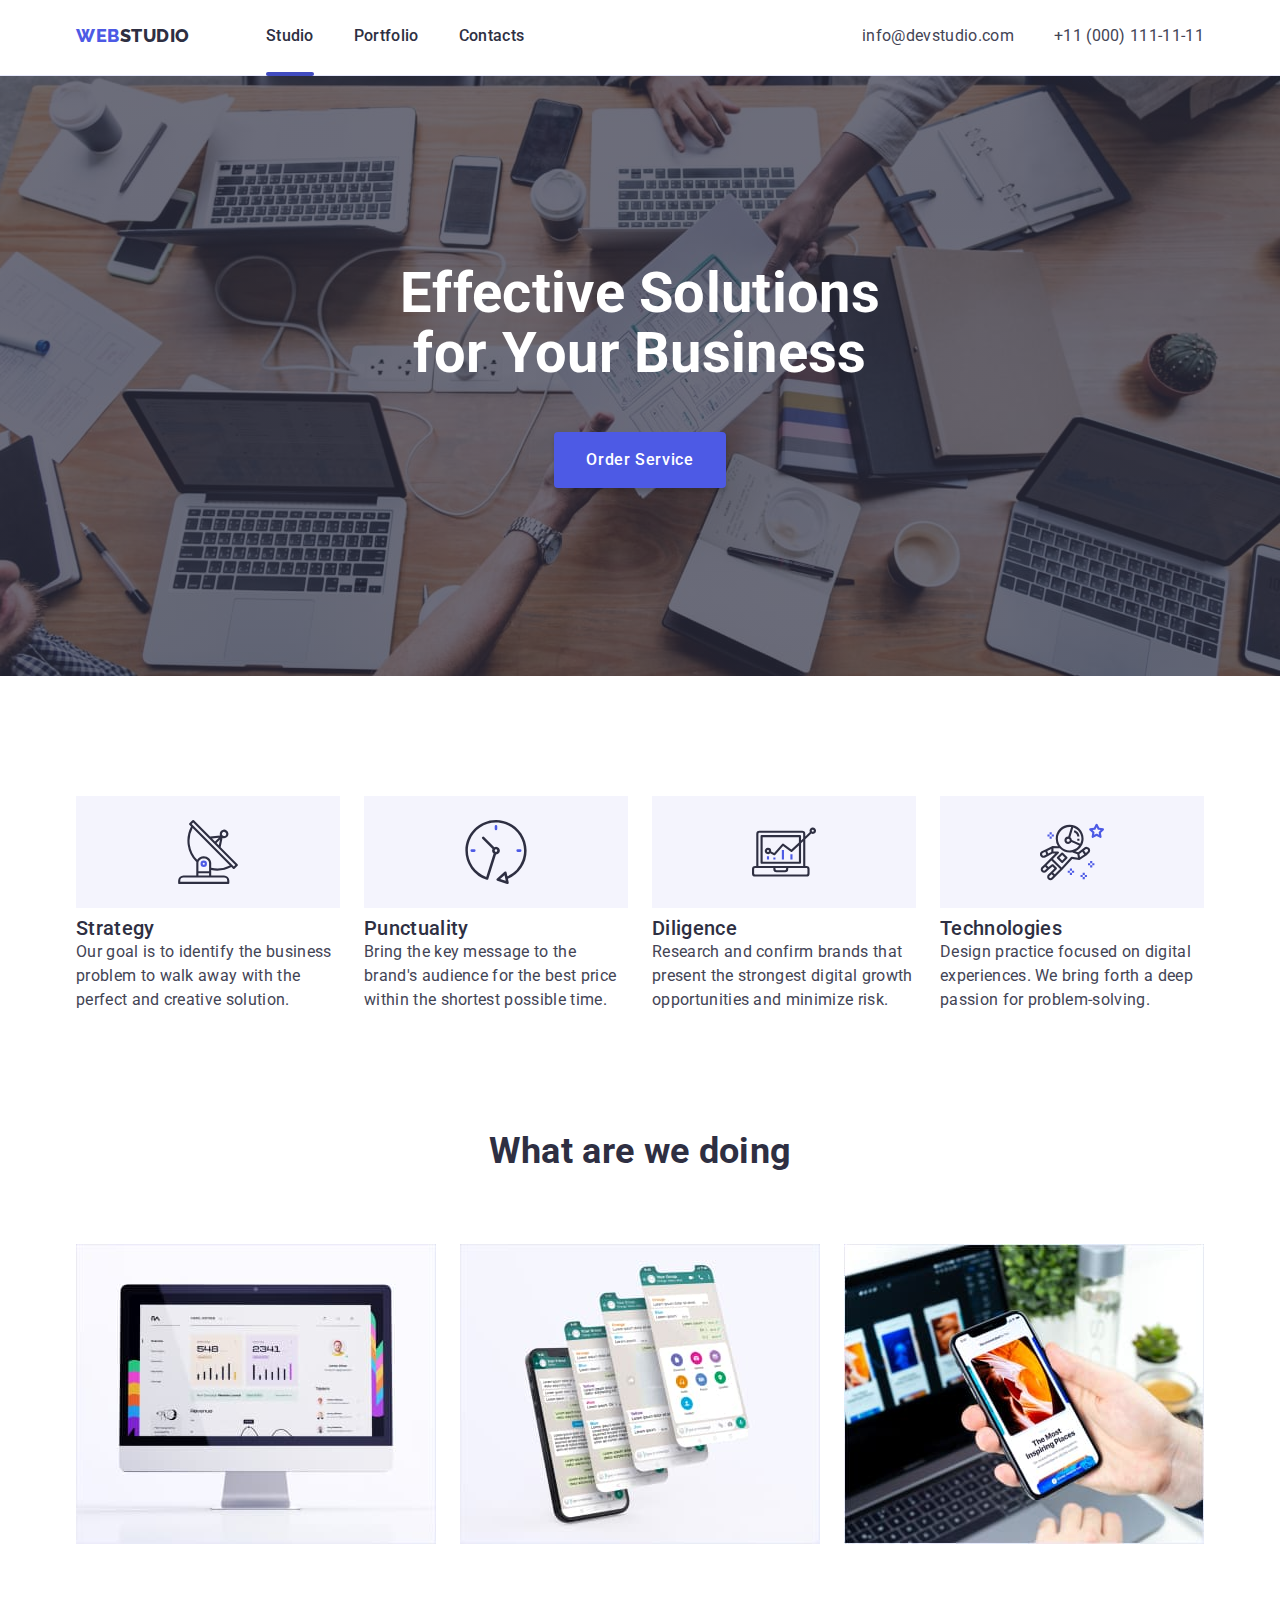
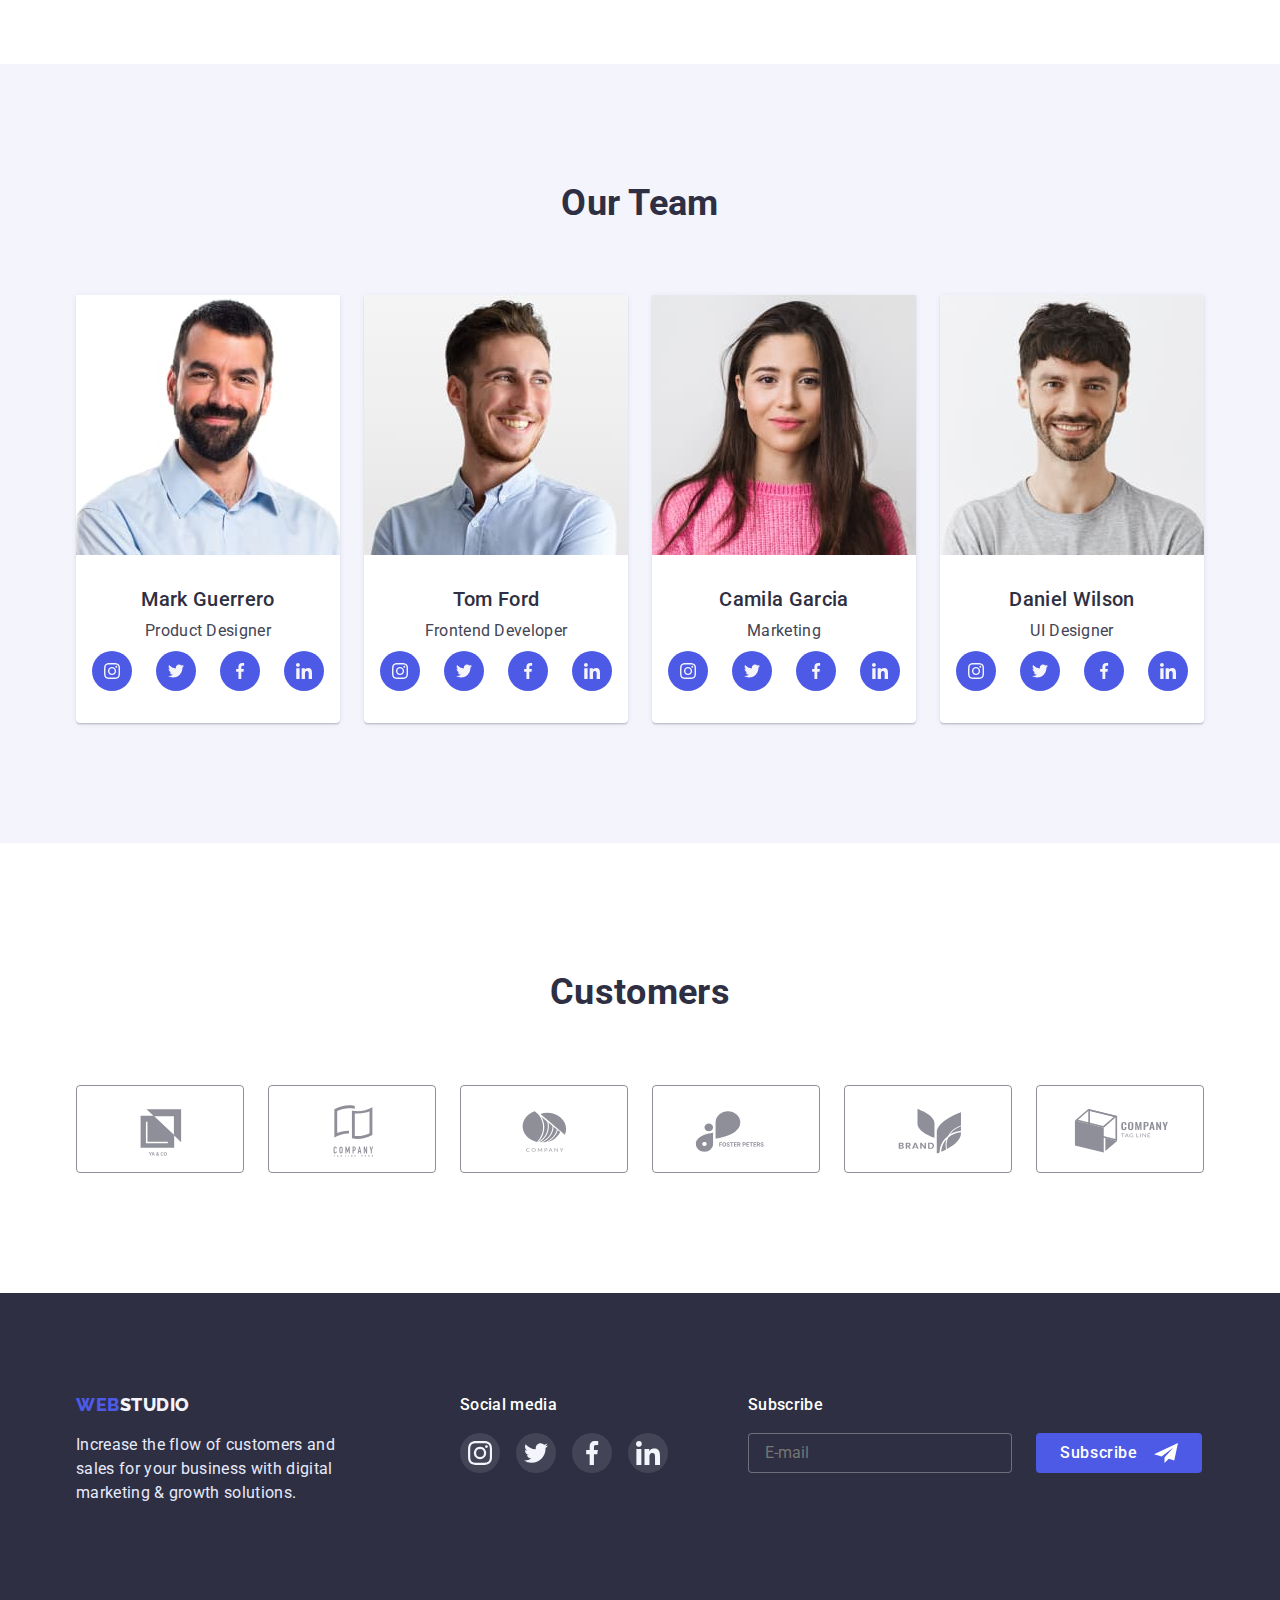
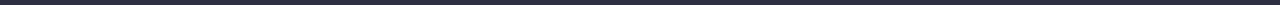
<file: index.html>
<!DOCTYPE html>
<html lang="en">
  <head>
    <meta charset="UTF-8" lang="en" />
    <title>Web Studio</title>
    <link
      href="https://cdnjs.cloudflare.com/ajax/libs/modern-normalize/1.0.0/modern-normalize.min.css"
      rel="stylesheet"
    />
    <link href="https://fonts.googleapis.com" rel="preconnect" />
    <link href="https://fonts.gstatic.com" rel="preconnect" crossorigin />
    <link
      href="https://fonts.googleapis.com/css2?family=Raleway:wght@800&family=Roboto:wght@400;500;700;900&display=swap"
      rel="stylesheet"
    />
    <link href="./css/styles.css" rel="stylesheet" />
  </head>

  <body>
    <header class="section page-header">
      <div class="container flex-header">
        <a class="logo" href="index.html"
          >WEB<span class="header-logo">STUDIO</span></a
        >
        <nav class="main-nav">
          <ul class="nav-menu list">
            <li class="list-item">
              <a class="nav-link current-page" href="index.html">Studio</a>
            </li>
            <li class="list-item">
              <a class="nav-link" href="portfolio.html">Portfolio</a>
            </li>
            <li class="list-item"><a class="nav-link" href>Contacts</a></li>
          </ul>
        </nav>
        <ul class="contacts list">
          <li class="list-item">
            <a class="contact-link link" href="mailto:info@devstudio.com"
              >info@devstudio.com</a
            >
          </li>
          <li class="list-item">
            <a class="contact-link link" href="tel:+110001111111"
              >+11 (000) 111-11-11</a
            >
          </li>
        </ul>
      </div>
    </header>
    <main>
      <section class="section hero">
        <div class="container hero-main">
          <h1 class="hero-title">Effective Solutions for Your Business</h1>
          <button class="hero-button button" data-modal-open type="button">
            Order Service
          </button>
          <div class="backdrop is-hidden" data-modal>
            <div class="modal">
              <h2 class="feedback-title" id="feedback-header">
                Leave your contacts and we will call you back
              </h2>
              <form class="feedback-form">
                <div class="form-field">
                  <input
                    class="feedback-input"
                    id="username"
                    name="username"
                    type="text"
                    required
                  />
                  <label class="feedback-label" for="username">Name</label>
                  <svg class="feedback-icon">
                    <use href="./images/icons.svg#icon-person-input"></use>
                  </svg>
                </div>
                <div class="form-field">
                  <input
                    class="feedback-input"
                    id="phone"
                    name="phone"
                    type="tel"
                    required
                  />
                  <label class="feedback-label" for="phone">Phone</label>
                  <svg class="feedback-icon">
                    <use href="./images/icons.svg#icon-phone-input"></use>
                  </svg>
                </div>
                <div class="form-field">
                  <input
                    class="feedback-input"
                    id="email"
                    name="email"
                    type="email"
                    required
                  />
                  <label class="feedback-label" for="email">Email</label>
                  <svg class="feedback-icon">
                    <use href="./images/icons.svg#icon-email-input"></use>
                  </svg>
                </div>
                <div class="form-field">
                  <textarea
                    class="feedback-input"
                    id="comment"
                    name="comment"
                    placeholder="Text input"
                  ></textarea>
                  <label class="feedback-label" for="comment">Comment</label>
                </div>
                <div class="agreement-field">
                  <label class="agreement-checkbox" for="user-agreement">
                    <input
                      class="agreement-input"
                      id="user-agreement"
                      name="user-agreement"
                      type="checkbox"
                      value="accept"
                      required
                    />
                    <span class="checkbox-icon"></span>
                    <span class="label-text"
                      >I accept the terms and conditions of the
                      <a href="">Privacy Policy</a></span
                    >
                  </label>
                </div>
                <button class="button feedback-button" type="submit">
                  Send
                </button>
              </form>
              <button class="modal-button" data-modal-close type="button">
                <svg class="modal-icon">
                  <use href="./images/icons.svg#close-cross"></use>
                </svg>
              </button>
            </div>
          </div>
        </div>
      </section>
      <section class="section key-values">
        <div class="container">
          <h2 class="visually-hidden">Our Key Values</h2>
          <ul class="list flex-values">
            <li class="values-item">
              <div class="values-thumb">
                <svg class="icon">
                  <use href="./images/icons.svg#icon-antenna"></use>
                </svg>
              </div>
              <h3 class="title">Strategy</h3>
              <p>
                Our goal is to identify the business problem to walk away with
                the perfect and creative solution.
              </p>
            </li>
            <li class="values-item">
              <div class="values-thumb">
                <svg class="icon">
                  <use href="./images/icons.svg#icon-clock"></use>
                </svg>
              </div>
              <h3 class="title">Punctuality</h3>
              <p>
                Bring the key message to the brand's audience for the best price
                within the shortest possible time.
              </p>
            </li>
            <li class="values-item">
              <div class="values-thumb">
                <svg class="icon">
                  <use href="./images/icons.svg#icon-diagram"></use>
                </svg>
              </div>
              <h3 class="title">Diligence</h3>
              <p>
                Research and confirm brands that present the strongest digital
                growth opportunities and minimize risk.
              </p>
            </li>
            <li class="values-item">
              <div class="values-thumb">
                <svg class="icon">
                  <use href="./images/icons.svg#icon-astronaut"></use>
                </svg>
              </div>
              <h3 class="title">Technologies</h3>
              <p>
                Design practice focused on digital experiences. We bring forth a
                deep passion for problem-solving.
              </p>
            </li>
          </ul>
        </div>
      </section>
      <section class="section activity">
        <div class="container">
          <h2 class="section-title">What are we doing</h2>
          <ul class="list flex-activity">
            <li class="activity-item">
              <img
                class="image-block"
                src="images/img1.jpg"
                alt="Desktop application"
                width="360"
              />
            </li>
            <li class="activity-item">
              <img
                class="image-block"
                src="images/img2.jpg"
                alt="Mobile application"
                width="360"
              />
            </li>
            <li class="activity-item">
              <img
                class="image-block"
                src="images/img3.jpg"
                alt="Smartphone and laptop"
                width="360"
              />
            </li>
          </ul>
        </div>
      </section>
      <section class="section our-team">
        <div class="container">
          <h2 class="section-title">Our Team</h2>
          <ul class="list flex-team">
            <li class="team-item">
              <img
                class="image-block"
                src="images/img4.jpg"
                alt="Mark Guerrero"
                width="264"
              />
              <h3 class="title team-member">Mark Guerrero</h3>
              <p class="member-description">Product Designer</p>
              <ul class="social-links list">
                <li>
                  <a class="social-link" href aria-label="Instagram">
                    <svg class="social-icon">
                      <use href="./images/icons.svg#icon-instagram"></use>
                    </svg>
                  </a>
                </li>
                <li>
                  <a class="social-link" href aria-label="Twitter">
                    <svg class="social-icon">
                      <use href="./images/icons.svg#icon-twitter"></use>
                    </svg>
                  </a>
                </li>
                <li>
                  <a class="social-link" href aria-label="Facebook">
                    <svg class="social-icon">
                      <use href="./images/icons.svg#icon-facebook"></use>
                    </svg>
                  </a>
                </li>
                <li>
                  <a class="social-link" href aria-label="Linkedin">
                    <svg class="social-icon">
                      <use href="./images/icons.svg#icon-linkedin"></use>
                    </svg>
                  </a>
                </li>
              </ul>
            </li>
            <li class="team-item">
              <img
                class="image-block"
                src="images/img5.jpg"
                alt="Tom Ford"
                width="264"
              />
              <h3 class="title team-member">Tom Ford</h3>
              <p class="member-description">Frontend Developer</p>
              <ul class="social-links list">
                <li>
                  <a class="social-link" href aria-label="Instagram">
                    <svg class="social-icon">
                      <use href="./images/icons.svg#icon-instagram"></use>
                    </svg>
                  </a>
                </li>
                <li>
                  <a class="social-link" href aria-label="Twitter">
                    <svg class="social-icon">
                      <use href="./images/icons.svg#icon-twitter"></use>
                    </svg>
                  </a>
                </li>
                <li>
                  <a class="social-link" href aria-label="Facebook">
                    <svg class="social-icon">
                      <use href="./images/icons.svg#icon-facebook"></use>
                    </svg>
                  </a>
                </li>
                <li>
                  <a class="social-link" href aria-label="Linkedin">
                    <svg class="social-icon">
                      <use href="./images/icons.svg#icon-linkedin"></use>
                    </svg>
                  </a>
                </li>
              </ul>
            </li>
            <li class="team-item">
              <img
                class="image-block"
                src="images/img6.jpg"
                alt="Camila Garcia"
                width="264"
              />
              <h3 class="title team-member">Camila Garcia</h3>
              <p class="member-description">Marketing</p>
              <ul class="social-links list">
                <li>
                  <a class="social-link" href aria-label="Instagram">
                    <svg class="social-icon">
                      <use href="./images/icons.svg#icon-instagram"></use>
                    </svg>
                  </a>
                </li>
                <li>
                  <a class="social-link" href aria-label="Twitter">
                    <svg class="social-icon">
                      <use href="./images/icons.svg#icon-twitter"></use>
                    </svg>
                  </a>
                </li>
                <li>
                  <a class="social-link" href aria-label="Facebook">
                    <svg class="social-icon">
                      <use href="./images/icons.svg#icon-facebook"></use>
                    </svg>
                  </a>
                </li>
                <li>
                  <a class="social-link" href aria-label="Linkedin">
                    <svg class="social-icon">
                      <use href="./images/icons.svg#icon-linkedin"></use>
                    </svg>
                  </a>
                </li>
              </ul>
            </li>
            <li class="team-item">
              <img
                class="image-block"
                src="images/img7.jpg"
                alt="Daniel Wilson"
                width="264"
              />
              <h3 class="title team-member">Daniel Wilson</h3>
              <p class="member-description">UI Designer</p>
              <ul class="social-links list">
                <li>
                  <a class="social-link" href aria-label="Instagram">
                    <svg class="social-icon">
                      <use href="./images/icons.svg#icon-instagram"></use>
                    </svg>
                  </a>
                </li>
                <li>
                  <a class="social-link" href aria-label="Twitter">
                    <svg class="social-icon">
                      <use href="./images/icons.svg#icon-twitter"></use>
                    </svg>
                  </a>
                </li>
                <li>
                  <a class="social-link" href aria-label="Facebook">
                    <svg class="social-icon">
                      <use href="./images/icons.svg#icon-facebook"></use>
                    </svg>
                  </a>
                </li>
                <li>
                  <a class="social-link" href aria-label="Linkedin">
                    <svg class="social-icon">
                      <use href="./images/icons.svg#icon-linkedin"></use>
                    </svg>
                  </a>
                </li>
              </ul>
            </li>
          </ul>
        </div>
      </section>
      <section class="section customers">
        <div class="container">
          <h2 class="section-title">Customers</h2>
          <ul class="flex-customers list">
            <li>
              <a class="link customers-link" href>
                <svg class="customers-icon">
                  <use href="./images/icons.svg#icon-client-1"></use>
                </svg>
              </a>
            </li>
            <li>
              <a class="link customers-link" href>
                <svg class="customers-icon">
                  <use href="./images/icons.svg#icon-client-2"></use>
                </svg>
              </a>
            </li>
            <li>
              <a class="link customers-link" href>
                <svg class="customers-icon">
                  <use href="./images/icons.svg#icon-client-3"></use>
                </svg>
              </a>
            </li>
            <li>
              <a class="link customers-link" href>
                <svg class="customers-icon">
                  <use href="./images/icons.svg#icon-client-4"></use>
                </svg>
              </a>
            </li>
            <li>
              <a class="link customers-link" href>
                <svg class="customers-icon">
                  <use href="./images/icons.svg#icon-client-5"></use>
                </svg>
              </a>
            </li>
            <li>
              <a class="link customers-link" href>
                <svg class="customers-icon">
                  <use href="./images/icons.svg#icon-client-6"></use>
                </svg>
              </a>
            </li>
          </ul>
        </div>
      </section>
    </main>
    <footer class="section footer-section">
      <div class="container flex-footer">
        <div class="footer-text">
          <a class="logo" href="index.html"
            >WEB<span class="footer-logo">STUDIO</span></a
          >
          <p class="footer-text">
            Increase the flow of customers and sales for your business with
            digital marketing & growth solutions.
          </p>
        </div>
        <div class="footer-social">
          <h4 class="footer-title">Social media</h4>
          <ul class="footer-links list">
            <li>
              <a class="footer-link" href aria-label="Instagram">
                <svg class="footer-icon">
                  <use href="./images/icons.svg#icon-instagram"></use>
                </svg>
              </a>
            </li>
            <li>
              <a class="footer-link" href aria-label="Twitter">
                <svg class="footer-icon">
                  <use href="./images/icons.svg#icon-twitter"></use>
                </svg>
              </a>
            </li>
            <li>
              <a class="footer-link" href aria-label="Facebook">
                <svg class="footer-icon">
                  <use href="./images/icons.svg#icon-facebook"></use>
                </svg>
              </a>
            </li>
            <li>
              <a class="footer-link" href aria-label="Linkedin">
                <svg class="footer-icon">
                  <use href="./images/icons.svg#icon-linkedin"></use>
                </svg>
              </a>
            </li>
          </ul>
        </div>
        <form class="subscription-form">
          <div class="subscription-field" role="group">
            <label class="subscription-label" for="mail">Subscribe</label>
            <input
              class="subscription-input"
              id="mail"
              name="email"
              type="email"
              placeholder="E-mail"
              required
            />
          </div>
          <button class="button subscription-button" type="submit">
            Subscribe
            <svg class="subscription-icon">
              <use href="./images/icons.svg#icon-telegram-submit"></use>
            </svg>
          </button>
        </form>
      </div>
    </footer>
    <script src="./js/modal.js"></script>
  </body>
</html>
</file>
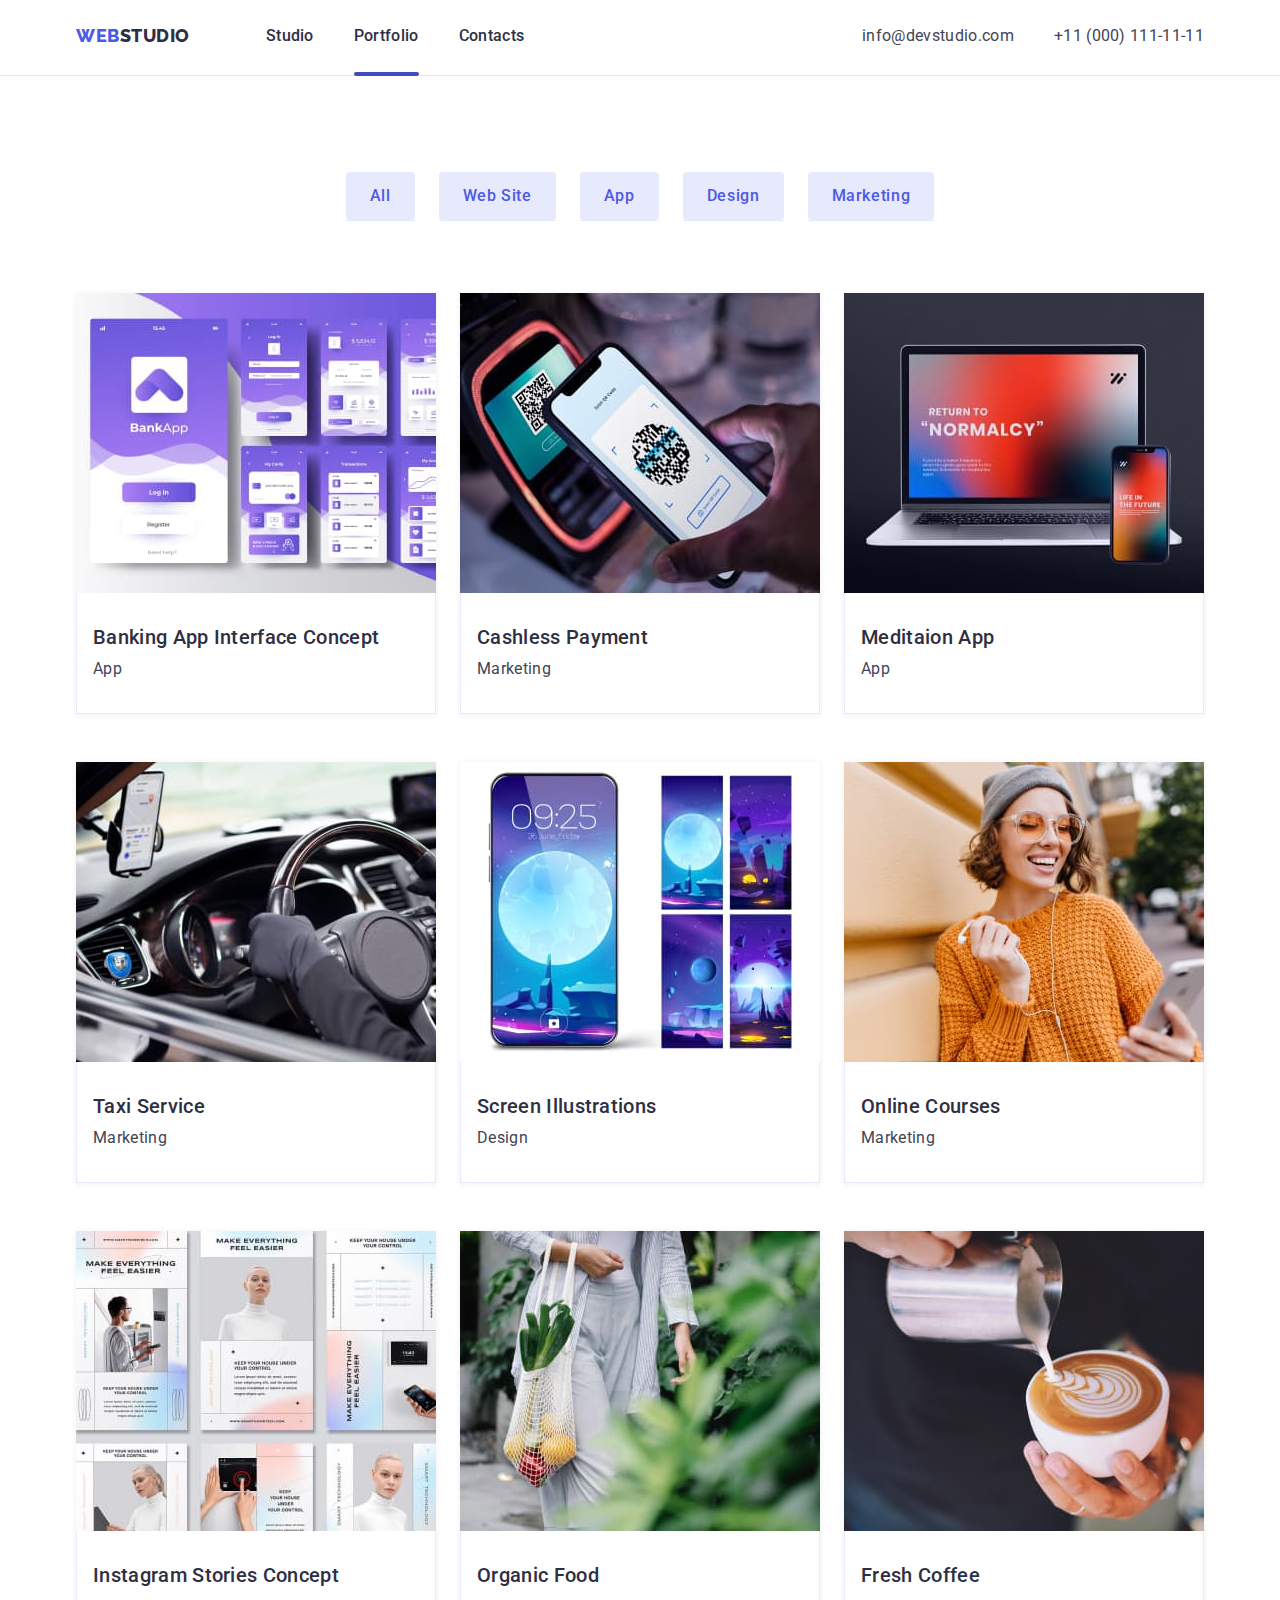
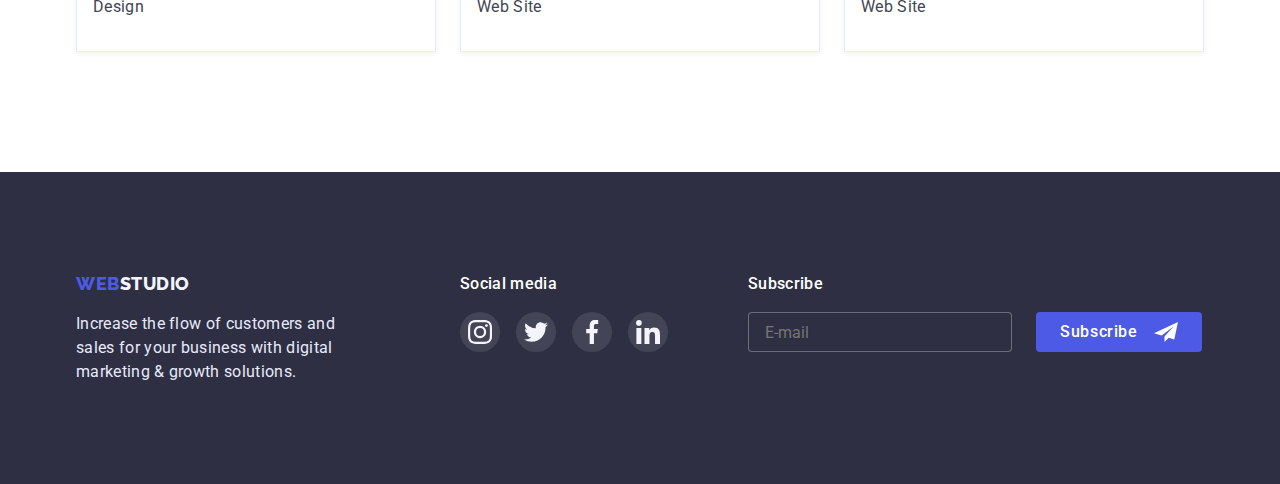
<file: portfolio.html>
<!DOCTYPE html>
<html lang="en">
  <head>
    <meta charset="UTF-8" lang="en" />
    <title>Web Studio</title>
    <link
      href="https://cdnjs.cloudflare.com/ajax/libs/modern-normalize/1.0.0/modern-normalize.min.css"
      rel="stylesheet"
    />
    <link href="https://fonts.googleapis.com" rel="preconnect" />
    <link href="https://fonts.gstatic.com" rel="preconnect" crossorigin />
    <link
      href="https://fonts.googleapis.com/css2?family=Raleway:wght@800&family=Roboto:wght@400;500;700;900&display=swap"
      rel="stylesheet"
    />
    <link href="./css/styles.css" rel="stylesheet" />
  </head>
  <body>
    <header class="section page-header">
      <div class="container flex-header">
        <a class="logo" href="index.html"
          >WEB<span class="header-logo">STUDIO</span></a
        >
        <nav class="main-nav">
          <ul class="nav-menu list">
            <li class="list-item">
              <a class="nav-link" href="index.html">Studio</a>
            </li>
            <li class="list-item">
              <a class="nav-link current-page" href="portfolio.html"
                >Portfolio</a
              >
            </li>
            <li class="list-item"><a class="nav-link" href>Contacts</a></li>
          </ul>
        </nav>
        <ul class="contacts list">
          <li class="list-item">
            <a class="contact-link link" href="mailto:info@devstudio.com"
              >info@devstudio.com</a
            >
          </li>
          <li class="list-item">
            <a class="contact-link link" href="tel:+110001111111"
              >+11 (000) 111-11-11</a
            >
          </li>
        </ul>
      </div>
    </header>
    <main>
      <section class="section portfolio">
        <div class="container">
          <h1 class="visually-hidden">Portfolio</h1>
          <ul class="list portfolio-buttons">
            <li class="portfolio-item">
              <button class="portfolio-button button" type="button">All</button>
            </li>
            <li class="portfolio-item">
              <button class="portfolio-button button" type="button">
                Web Site
              </button>
            </li>
            <li class="portfolio-item">
              <button class="portfolio-button button" type="button">App</button>
            </li>
            <li class="portfolio-item">
              <button class="portfolio-button button" type="button">
                Design
              </button>
            </li>
            <li class="portfolio-item">
              <button class="portfolio-button button" type="button">
                Marketing
              </button>
            </li>
          </ul>
          <ul class="list flex-portfolio">
            <li class="portfolio-card">
              <a class="link" href>
                <div class="portfolio-thumb">
                  <img
                    class="image-block"
                    src="./images/portfolio/img8.jpg"
                    alt="Banking App Interface"
                    width="360"
                    height="300"
                  />
                  <div class="portfolio-overlay">
                    <p class="overlay-text">
                      14 Stylish and User-Friendly App Design Concepts · Task
                      Manager App · Calorie Tracker App · Exotic Fruit Ecommerce
                      App · Cloud Storage App
                    </p>
                  </div>
                </div>
                <div class="card-description">
                  <h2 class="portfolio-title">Banking App Interface Concept</h2>
                  <p class="portfolio-text">App</p>
                </div>
              </a>
            </li>
            <li class="portfolio-card">
              <a class="link" href>
                <div class="portfolio-thumb">
                  <img
                    class="image-block"
                    src="./images/portfolio/img9.jpg"
                    alt="Image of two smartphones with qr-based wireless payment system"
                    width="360"
                    height="300"
                  />
                  <div class="portfolio-overlay">
                    <p class="overlay-text">
                      14 Stylish and User-Friendly App Design Concepts · Task
                      Manager App · Calorie Tracker App · Exotic Fruit Ecommerce
                      App · Cloud Storage App
                    </p>
                  </div>
                </div>
                <div class="card-description">
                  <h2 class="portfolio-title">Cashless Payment</h2>
                  <p class="portfolio-text">Marketing</p>
                </div>
              </a>
            </li>
            <li class="portfolio-card">
              <a class="link" href>
                <div class="portfolio-thumb">
                  <img
                    class="image-block"
                    src="./images/portfolio/img10.jpg"
                    alt="Image of laptop and Iphone"
                    width="360"
                    height="300"
                  />
                  <div class="portfolio-overlay">
                    <p class="overlay-text">
                      14 Stylish and User-Friendly App Design Concepts · Task
                      Manager App · Calorie Tracker App · Exotic Fruit Ecommerce
                      App · Cloud Storage App
                    </p>
                  </div>
                </div>
                <div class="card-description">
                  <h2 class="portfolio-title">Meditaion App</h2>
                  <p class="portfolio-text">App</p>
                </div>
              </a>
            </li>
            <li class="portfolio-card">
              <a class="link" href>
                <div class="portfolio-thumb">
                  <img
                    class="image-block"
                    src="./images/portfolio/img11.jpg"
                    alt="Image of smartphone, installed iside the vehicle cockpit"
                    width="360"
                    height="300"
                  />
                  <div class="portfolio-overlay">
                    <p class="overlay-text">
                      14 Stylish and User-Friendly App Design Concepts · Task
                      Manager App · Calorie Tracker App · Exotic Fruit Ecommerce
                      App · Cloud Storage App
                    </p>
                  </div>
                </div>
                <div class="card-description">
                  <h2 class="portfolio-title">Taxi Service</h2>
                  <p class="portfolio-text">Marketing</p>
                </div>
              </a>
            </li>
            <li class="portfolio-card">
              <a class="link" href>
                <div class="portfolio-thumb">
                  <img
                    class="image-block"
                    src="./images/portfolio/img12.jpg"
                    alt="Illustrations of Design application"
                    width="360"
                    height="300"
                  />
                  <div class="portfolio-overlay">
                    <p class="overlay-text">
                      14 Stylish and User-Friendly App Design Concepts · Task
                      Manager App · Calorie Tracker App · Exotic Fruit Ecommerce
                      App · Cloud Storage App
                    </p>
                  </div>
                </div>
                <div class="card-description">
                  <h2 class="portfolio-title">Screen Illustrations</h2>
                  <p class="portfolio-text">Design</p>
                </div>
              </a>
            </li>
            <li class="portfolio-card">
              <a class="link" href>
                <div class="portfolio-thumb">
                  <img
                    class="image-block"
                    src="./images/portfolio/img13.jpg"
                    alt="Image of a woman in orange sweater holding a smartphone"
                    width="360"
                    height="300"
                  />
                  <div class="portfolio-overlay">
                    <p class="overlay-text">
                      14 Stylish and User-Friendly App Design Concepts · Task
                      Manager App · Calorie Tracker App · Exotic Fruit Ecommerce
                      App · Cloud Storage App
                    </p>
                  </div>
                </div>
                <div class="card-description">
                  <h2 class="portfolio-title">Online Courses</h2>
                  <p class="portfolio-text">Marketing</p>
                </div>
              </a>
            </li>
            <li class="portfolio-card">
              <a class="link" href>
                <div class="portfolio-thumb">
                  <img
                    class="image-block"
                    src="./images/portfolio/img14.jpg"
                    alt="Example of Instagram Stories application interface"
                    width="360"
                    height="300"
                  />
                  <div class="portfolio-overlay">
                    <p class="overlay-text">
                      14 Stylish and User-Friendly App Design Concepts · Task
                      Manager App · Calorie Tracker App · Exotic Fruit Ecommerce
                      App · Cloud Storage App
                    </p>
                  </div>
                </div>
                <div class="card-description">
                  <h2 class="portfolio-title">Instagram Stories Concept</h2>
                  <p class="portfolio-text">Design</p>
                </div>
              </a>
            </li>
            <li class="portfolio-card">
              <a class="link" href>
                <div class="portfolio-thumb">
                  <img
                    class="image-block"
                    src="./images/portfolio/img15.jpg"
                    alt="Image of woman holding a bag with fruits and vegetables"
                    width="360"
                    height="300"
                  />
                  <div class="portfolio-overlay">
                    <p class="overlay-text">
                      14 Stylish and User-Friendly App Design Concepts · Task
                      Manager App · Calorie Tracker App · Exotic Fruit Ecommerce
                      App · Cloud Storage App
                    </p>
                  </div>
                </div>
                <div class="card-description">
                  <h2 class="portfolio-title">Organic Food</h2>
                  <p class="portfolio-text">Web Site</p>
                </div>
              </a>
            </li>
            <li class="portfolio-card">
              <a class="link" href>
                <div class="portfolio-thumb">
                  <img
                    class="image-block"
                    src="./images/portfolio/img16.jpg"
                    alt="Image of the cup of coffee with milk"
                    width="360"
                    height="300"
                  />
                  <div class="portfolio-overlay">
                    <p class="overlay-text">
                      14 Stylish and User-Friendly App Design Concepts · Task
                      Manager App · Calorie Tracker App · Exotic Fruit Ecommerce
                      App · Cloud Storage App
                    </p>
                  </div>
                </div>
                <div class="card-description">
                  <h2 class="portfolio-title">Fresh Coffee</h2>
                  <p class="portfolio-text">Web Site</p>
                </div>
              </a>
            </li>
          </ul>
        </div>
      </section>
    </main>
    <footer class="section footer-section">
      <div class="container flex-footer">
        <div class="footer-text">
          <a class="logo" href="index.html"
            >WEB<span class="footer-logo">STUDIO</span></a
          >
          <p class="footer-text">
            Increase the flow of customers and sales for your business with
            digital marketing & growth solutions.
          </p>
        </div>
        <div class="footer-social">
          <h4 class="footer-title">Social media</h4>
          <ul class="footer-links list">
            <li>
              <a class="footer-link" href aria-label="Instagram">
                <svg class="footer-icon">
                  <use href="./images/icons.svg#icon-instagram"></use>
                </svg>
              </a>
            </li>
            <li>
              <a class="footer-link" href aria-label="Twitter">
                <svg class="footer-icon">
                  <use href="./images/icons.svg#icon-twitter"></use>
                </svg>
              </a>
            </li>
            <li>
              <a class="footer-link" href aria-label="Facebook">
                <svg class="footer-icon">
                  <use href="./images/icons.svg#icon-facebook"></use>
                </svg>
              </a>
            </li>
            <li>
              <a class="footer-link" href aria-label="Linkedin">
                <svg class="footer-icon">
                  <use href="./images/icons.svg#icon-linkedin"></use>
                </svg>
              </a>
            </li>
          </ul>
        </div>
        <form class="subscription-form">
          <div class="subscription-field" role="group">
            <label class="subscription-label" for="mail">Subscribe</label>
            <input
              class="subscription-input"
              id="mail"
              name="email"
              type="email"
              placeholder="E-mail"
              required
            />
          </div>
          <button class="button subscription-button" type="submit">
            Subscribe
            <svg class="subscription-icon">
              <use href="./images/icons.svg#icon-telegram-submit"></use>
            </svg>
          </button>
        </form>
      </div>
    </footer>
  </body>
</html>
</file>
<file: css/styles.css>
:root {
  --main-text-color: #434455;
  --header-text-color: #2e2f42;
  --primary-brand-color: #4d5ae5;
  --accent-color: #e7e9fc;
  --cloud-logo-color: #f4f4fd;
  --main-background-color: #fff;
  --active-button-color: #404bbf;
  --modal-background-color: #fcfcfc;
  --column-gap-size: 24px;
  --customers-border-color: #8e8f99;
  --social-background-color: rgba(255, 255, 255, 0.1);
  --footer-hover-color: #31d0aa;
  --trasition-duration: 250ms;
  --transition-timing-function: cubic-bezier(0.4, 0, 0.2, 1);
}
.container {
  width: 1158px;
  margin-right: auto;
  margin-left: auto;
  padding-right: 15px;
  padding-left: 15px;
}

h1,
h2,
h3,
h4,
h5,
h6,
p,
ul {
  margin: 0;
}
/* page header */
.page-header {
  padding-top: 24px;
  padding-bottom: 27px;
  border-bottom: 1px solid var(--accent-color);
}

.flex-header {
  display: flex;
  align-items: center;
}
.main-nav {
  margin-left: 76px;
}
.nav-menu {
  display: flex;
  gap: 40px;
  justify-content: center;
  align-items: center;
  padding-left: 0;
}

.contacts {
  display: flex;
  gap: 40px;
  margin-right: 0;
  margin-left: auto;
  padding-left: 0;
}
/* body */
body {
  color: var(--main-text-color);
  font-weight: 400;
  font-size: 16px;
  font-family: Roboto, HelveticaNeue, sans-serif;
  line-height: 1.5;
  letter-spacing: 0.02em;
}
.header-logo {
  color: var(--header-text-color);
}
.logo {
  display: block;
  margin-right: 0;
  color: var(--primary-brand-color);
  font-weight: 800;
  font-size: 18px;
  font-family: Raleway, sans-serif;
  line-height: 1.33;
  letter-spacing: 0.03em;
  text-decoration: none;
}

/* links */
.link {
  color: inherit;
  text-decoration: none;
  transition: color var(--trasition-duration) var(--transition-timing-function);
}
.nav-link {
  position: relative;
  display: block;
  color: var(--header-text-color);
  font-weight: 500;
  text-decoration: none;
  transition: color var(--trasition-duration) var(--transition-timing-function);
}
.contact-link {
  display: block;
  color: var(--main-text-color);
  font-weight: 400;
  text-decoration: none;
  transition: color var(--trasition-duration) var(--transition-timing-function);
}

.nav-link:hover,
.contact-link:hover,
.nav-link:focus,
.contact-link:focus {
  color: var(--primary-brand-color);
}
.current-page::after {
  content: "";
  position: absolute;
  top: 48px;
  left: 0px;
  display: inline-block;
  width: 100%;
  height: 4px;
  border-radius: 2px;
  background-color: var(--active-button-color);
  opacity: 1;
}

/* hero */
.hero,
.footer-section {
  background-color: var(--header-text-color);
}
.hero {
  max-width: 1440px;
  height: 600px;
  padding-top: 188px;
  padding-bottom: 188px;
  background-image: linear-gradient(
      rgba(46, 47, 66, 0.7),
      rgba(46, 47, 66, 0.7)
    ),
    url(../images/hero-background.jpg);
  background-position: center;
  background-size: cover;
  background-repeat: no-repeat;
}
.hero-title {
  width: 494px;
  margin-right: auto;
  margin-left: auto;
  color: var(--main-background-color);
  font-weight: 700;
  font-size: 56px;
  line-height: 1.07;
  text-align: center;
}
.hero-button {
  display: inline-block;
  margin-top: 48px;
  padding-top: 16px;
  padding-right: 32px;
  padding-bottom: 16px;
  padding-left: 32px;
  border-radius: 4px;
  background-color: var(--primary-brand-color);
  color: var(--main-background-color);
  box-shadow: 0px 4px 4px rgba(0, 0, 0, 0.15);
  letter-spacing: 0.04em;
  transition: background-color var(--trasition-duration)
    var(--transition-timing-function);
}
.backdrop {
  position: fixed;
  top: 0;
  left: 0;
  width: 100%;
  height: 100%;
  background-color: rgba(46, 47, 66, 0.4);
  opacity: 1;
  transition: opacity var(--trasition-duration)
    var(--transition-timing-function);
}
.backdrop.is-hidden {
  opacity: 0;
  pointer-events: none;
}

.backdrop.is-hidden .modal {
  opacity: 0;
  transform: translate(-50%, -50%) scale(0.7);
}
.modal {
  position: absolute;
  top: 50%;
  left: 50%;
  max-width: 408px;
  max-height: 584px;
  padding-top: 72px;
  padding-right: 24px;
  padding-bottom: 24px;
  padding-left: 24px;
  border-radius: 4px;
  background-color: var(--modal-background-color);
  box-shadow: 0px 1px 1px rgba(0, 0, 0, 0.14), 0px 1px 3px rgba(0, 0, 0, 0.12),
    0px 2px 1px rgba(0, 0, 0, 0.2);
  opacity: 1;
  transition: transform var(--trasition-duration)
      var(--transition-timing-function),
    opacity var(--trasition-duration) var(--transition-timing-function);
  transform: translate(-50%, -50%) scale(1);
}
.feedback-icon {
  position: absolute;
  top: 8px;
  left: 16px;
  display: block;
  width: 18px;
  height: 24px;
  fill: var(--header-text-color);
  transition: fill var(--trasition-duration)
  var(--transition-timing-function);
}
.feedback-label {
  position: absolute;
  top: -4px;
  left: 0;
  color: var(--customers-border-color);
  font-weight: 400;
  font-size: 12px;
  letter-spacing: 0.04em;
  text-align: left;
  transform: translateY(-100%);
}
.form-field {
  position: relative;
  margin-bottom: 16px;
}
.feedback-input {
  width: 360px;
  height: 40px;
  margin-bottom: 8px;
  border: 1px solid rgba(33, 33, 33, 0.2);
  border-radius: 4px;
  transition: border-color var(--trasition-duration)
  var(--transition-timing-function);
}
.feedback-input:not(textarea) {
  padding-left: 38px;
}
.feedback-input:focus {
  border-color: var(--primary-brand-color);
  outline: none;
}
.feedback-input:focus~.feedback-icon {
  fill: var(--primary-brand-color);
}
.form-field>textarea {
  margin-bottom: 0;
  padding-top: 8px;
  padding-left: 16px;
  font-weight: 400;
  font-size: 12px;
  font-family: Roboto;
  line-height: 1.3;
}
.form-field>textarea::placeholder {
  color: rgba(117, 117, 117, 0.5);
}
.form-field textarea {
  height: 120px;
  resize: none;
}
.agreement-field {
  position: relative;
  margin-bottom: 24px;
  text-align: left;
}
.agreement-checkbox {
  display: flex;
  justify-content: flex-start;
  align-items: center;
  color: #757575;
  font-weight: 400;
  font-size: 12px;
  line-height: 1.3;
}
.agreement-input {
  appearance: none;
}
.label-text {
  display: inline-block;
}
.label-text a {
  color: var(--primary-brand-color);
}
.checkbox-icon {
  display: inline-block;
  width: 16px;
  height: 16px;
  margin-right: 8px;
  border: 1.25px solid var(--header-text-color);
  border-radius: 2px;
  background-image: url(../images/check.svg);
  background-position: 50% 50%;
  background-origin: content-box;
  background-size: contain;
  background-repeat: no-repeat;
  transition: background-color var(--trasition-duration) var(--transition-timing-function), border-color var(--trasition-duration) var(--transition-timing-function);
}
.agreement-input:checked+.checkbox-icon {
  border-color: var(--active-button-color);
  background-color: var(--active-button-color);
  background-origin: border-box;
}
.modal-button {
  position: absolute;
  top: 24px;
  right: 24px;
  display: block;
  width: 24px;
  height: 24px;
  padding: 0;
  border: 1px solid rgba(0, 0, 0, 0.1);
  border-radius: 50%;
  background-color: var(--accent-color);
  cursor: pointer;
  transition: background-color var(--trasition-duration) var(--transition-timing-function);
}
.modal-button:active {
  background-color: var(--active-button-color);
}
.modal-button:active .modal-icon {
  fill: var(--main-background-color);
}
.modal-icon {
  position: absolute;
  top: 50%;
  left: 50%;
  width: 8px;
  height: 8px;
  fill: #000;
  transition: fill var(--trasition-duration) var(--transition-timing-function);
  transform: translate(-50%, -50%);
}
/* sections */
.section {
  margin-right: auto;
  margin-left: auto;
  text-align: center;
}
.title,
.portfolio-title {
  color: var(--header-text-color);
  font-weight: 500;
  font-size: 20px;
  line-height: 1.2;
}
.feedback-title {
  color: var(--header-text-color);
  font-weight: 500;
  font-size: 16px;
  letter-spacing: .02em;
  text-align: center;
}
.feedback-form {
  margin-top: 34px;
}
.section-title {
  color: var(--header-text-color);
  font-weight: 700;
  font-size: 36px;
  line-height: 1.1;
  text-align: center;
}
.visually-hidden {
  position: absolute;
  overflow: hidden;
  clip: rect(0 0 0 0);
  width: 1px;
  height: 1px;
  margin: -1px;
  padding: 0;
  border: 0;
  white-space: nowrap;
  clip-path: inset(100%);
}
.key-values {
  padding-top: 120px;
  padding-bottom: 120px;
}
.values-thumb {
  width: 264px;
  height: 112px;
  margin-top: 0;
  margin-bottom: 8px;
  padding-top: 24px;
  padding-right: 100px;
  padding-bottom: 24px;
  padding-left: 100px;
  background-color: var(--cloud-logo-color);
}
.icon {
  width: 64px;
  height: 64px;
}
.activity {
  padding-bottom: 120px;
}

.flex-values {
  display: flex;
  gap: var(--column-gap-size);
  justify-content: center;
  align-items: flex-start;
  padding-left: 0;
  text-align: left;
}
.flex-activity {
  display: flex;
  gap: var(--column-gap-size);
  justify-content: center;
  align-items: center;
  margin-top: 72px;
  padding-left: 0;
}

.our-team {
  padding-top: 120px;
  padding-bottom: 120px;
  background-color: var(--cloud-logo-color);
}
.flex-team {
  display: flex;
  gap: var(--column-gap-size);
  justify-content: center;
  align-items: center;
  margin-top: 72px;
  padding-left: 0;
}
.team-item {
  padding-bottom: 32px;
  border-radius: 0px 0px 4px 4px;
  background-color: var(--main-background-color);
  box-shadow: 0px 1px 6px rgba(46, 47, 66, 0.08),
    0px 1px 1px rgba(46, 47, 66, 0.16), 0px 2px 1px rgba(46, 47, 66, 0.08);
}
.team-member {
  margin-top: 32px;
}
.member-description {
  margin-top: 8px;
}
.social-links {
  display: flex;
  justify-content: center;
  align-items: center;
  margin-top: 8px;
  margin-right: 16px;
  margin-left: 16px;
  padding-left: 0;
  column-gap: 24px;
}
.social-link {
  display: inline-flex;
  justify-content: center;
  align-items: center;
  width: 40px;
  height: 40px;
  border-radius: 50%;
  background-color: var(--primary-brand-color);
  transition: background-color var(--trasition-duration)
    var(--transition-timing-function);
}
.social-link:hover,
.social-link:focus {
  background-color: var(--active-button-color);
}
.social-icon {
  width: 16px;
  height: 16px;
  fill: var(--cloud-logo-color);
}
.image-block {
  display: block;
  width: 100%;
}
.customers {
  padding-top: 130px;
  padding-bottom: 120px;
}
.customers-link {
  display: inline-flex;
  width: 168px;
  height: 88px;
  padding-top: 16px;
  padding-right: 32px;
  padding-bottom: 16px;
  padding-left: 32px;
  border: 1px solid var(--customers-border-color);
  border-radius: 4px;
  color: var(--customers-border-color);
  transition: color var(--trasition-duration) var(--transition-timing-function),
    border-color var(--trasition-duration) var(--transition-timing-function);
}
.customers-icon {
  width: 104px;
  height: 56px;
  fill: currentColor;
}
.flex-customers {
  display: flex;
  align-items: center;
  margin-top: 72px;
  padding-left: 0;
  column-gap: 24px;
}

.customers-link:hover,
.customers-link:focus {
  border-color: var(--active-button-color);
  color: var(--active-button-color);
}
/* buttons */
.button {
  border: none;
  font-weight: 500;
  font-size: 16px;
  line-height: 1.5;
  cursor: pointer;
}
.feedback-button {
width: 169px;
height: 56px;
  padding-top: 16px;
  padding-right: 32px;
  padding-bottom: 16px;
  padding-left: 32px;
border-radius: 4px;
  background-color: var(--primary-brand-color);
  color: var(--main-background-color);
  box-shadow: 0px 4px 4px rgba(0, 0, 0, 0.15);
letter-spacing: .04em;
transition: background-color var(--trasition-duration)
var(--transition-timing-function),
color var(--trasition-duration) var(--transition-timing-function),
box-shadow var(--trasition-duration) var(--transition-timing-function);
}
.portfolio-button {
  display: inline-block;
  margin-top: 0;

  padding-top: 12px;
  padding-right: 24px;
  padding-bottom: 12px;
  padding-left: 24px;
  border-radius: 4px;
  background-color: var(--accent-color);
  color: var(--primary-brand-color);
  letter-spacing: 0.04em;
  transition: background-color var(--trasition-duration)
      var(--transition-timing-function),
    color var(--trasition-duration) var(--transition-timing-function),
    box-shadow var(--trasition-duration) var(--transition-timing-function);
}
.portfolio-button:hover,
.portfolio-button:focus,
.subscription-button:hover,
.subscription-button:focus,
.feedback-button:hover,
.feedback-button:focus {
  background-color: var(--active-button-color);
  color: var(--main-background-color);
  box-shadow: 0px 3px 1px rgba(0, 0, 0, 0.1), 0px 2px 1px rgba(0, 0, 0, 0.08),
    0px 2px 2px rgba(0, 0, 0, 0.12);
}
.hero-button:hover,
.hero-button:focus {
  background-color: var(--active-button-color);
}
/* footer */
.footer-section {
  padding-top: 100px;
  padding-bottom: 100px;
}
.flex-footer {
  display: flex;
  align-items: flex-start;
}
.footer-text {
  width: 264px;
  color: var(--accent-color);
  text-align: left;
}
.footer-section .logo {
  margin-bottom: 16px;
  text-align: left;
}
.footer-logo {
  color: var(--cloud-logo-color);
}
.footer-title {
  color: var(--main-background-color);
  font-weight: 500;
  letter-spacing: 0.02em;
  text-align: left;
}
.footer-social {
  width: 208px;
  margin-right: 0;
  margin-left: 120px;
}
.footer-links {
  display: flex;
  justify-content: center;
  align-items: center;
  margin-top: 16px;
  padding-left: 0;
  column-gap: 16px;
}
.footer-link {
  display: inline-flex;
  justify-content: center;
  align-items: center;
  width: 40px;
  height: 40px;
  border-radius: 50%;
  background-color: var(--social-background-color);
  transition: background-color var(--trasition-duration)
    var(--transition-timing-function);
}
.footer-link:hover,
.footer-link:focus {
  background-color: var(--footer-hover-color);
}
.footer-icon {
  width: 24px;
  height: 24px;
  fill: var(--cloud-logo-color);
}
.action {
  font-weight: 500;
}
.subscription-field {
  display: flex;
  flex-direction: column;
  gap: 16px;
}
.subscription-input {
  width: 264px;
  height: 40px;
  margin-right: 24px;
  padding-top: 8px;
  padding-bottom: 8px;
  padding-left: 16px;
  border: 1px solid rgba(255, 255, 255, 0.3);
  border-radius: 4px;
  background-color: var(--header-text-color);
}
.subscription-input:not(:placeholder-shown) {
  color: var(--main-background-color);
}
.subscription-form {
  display: flex;
  align-items: flex-end;
  margin-right: auto;
  margin-left: 80px;
}
.subscription-label {
  color: var(--main-background-color);
  font-weight: 500;
  letter-spacing: 0.02em;
  text-align: left;
  
}
.subscription-button {
  display: inline-flex;
  gap: 16px;
  justify-content: space-between;
  align-items: center;
  height: 40px;
  padding-top: 8px;
  padding-right: 24px;
  padding-bottom: 8px;
  padding-left: 24px;
  border-radius: 4px;
  background-color: var(--primary-brand-color);
  color: var(--main-background-color);
  font-family: Roboto, HelveticaNeue, sans-serif;
  letter-spacing: .04em;
  transition: background-color var(--trasition-duration)
  var(--transition-timing-function),box-shadow var(--trasition-duration) var(--transition-timing-function);
}
.subscription-icon {
  display: inline-block;
  width: 24px;
  height: 24px;
  fill: var(--main-background-color);
}
/* list-styles */
.list {
  list-style: none;
}

/* Portfolio */
.portfolio {
  padding-top: 96px;
  padding-bottom: 120px;
}
.portfolio-buttons {
  display: flex;
  gap: var(--column-gap-size);
  justify-content: center;
  align-items: center;
  margin-bottom: 72px;
  padding-left: 0;
}
.portfolio-item {
  border-bottom: 1px solid var(--accent-color);
}
.flex-portfolio {
  display: flex;
  flex-wrap: wrap;
  row-gap: 48px;
  justify-content: center;
  padding-left: 0;
  column-gap: var(--column-gap-size);
}
.portfolio-thumb {
  position: relative;
  overflow: hidden;
  width: 100%;
  height: 300px;
}
.portfolio-overlay {
  position: absolute;
  top: 0;
  left: 0;
  width: 100%;
  height: 300px;
  padding-top: 40px;
  padding-right: 32px;
  padding-left: 32px;
  background-color: var(--primary-brand-color);
  text-align: left;
  transition: transform var(--trasition-duration)
    var(--transition-timing-function);
  transform: translateY(100%);
}
.overlay-text {
  color: var(--cloud-logo-color);
}
.portfolio-card {
  width: 360px;
  box-shadow: 0px 1px 6px rgba(46, 47, 66, 0.08);

}
.portfolio-card:hover {
  box-shadow: 0px 1px 6px rgba(46, 47, 66, 0.08),
    0px 1px 1px rgba(46, 47, 66, 0.16), 0px 2px 1px rgba(46, 47, 66, 0.08);
}
.portfolio-card:hover .portfolio-overlay {
  transform: translateY(0);
}
.card-description {
  padding-top: 32px;
  padding-bottom: 32px;
  padding-left: 16px;
  border: 1px solid var(--accent-color);
  border-top: 0px;
}
.portfolio-title,
.portfolio-text {
  text-align: left;
}
.portfolio-text {
  margin-top: 8px;
}
</file>
